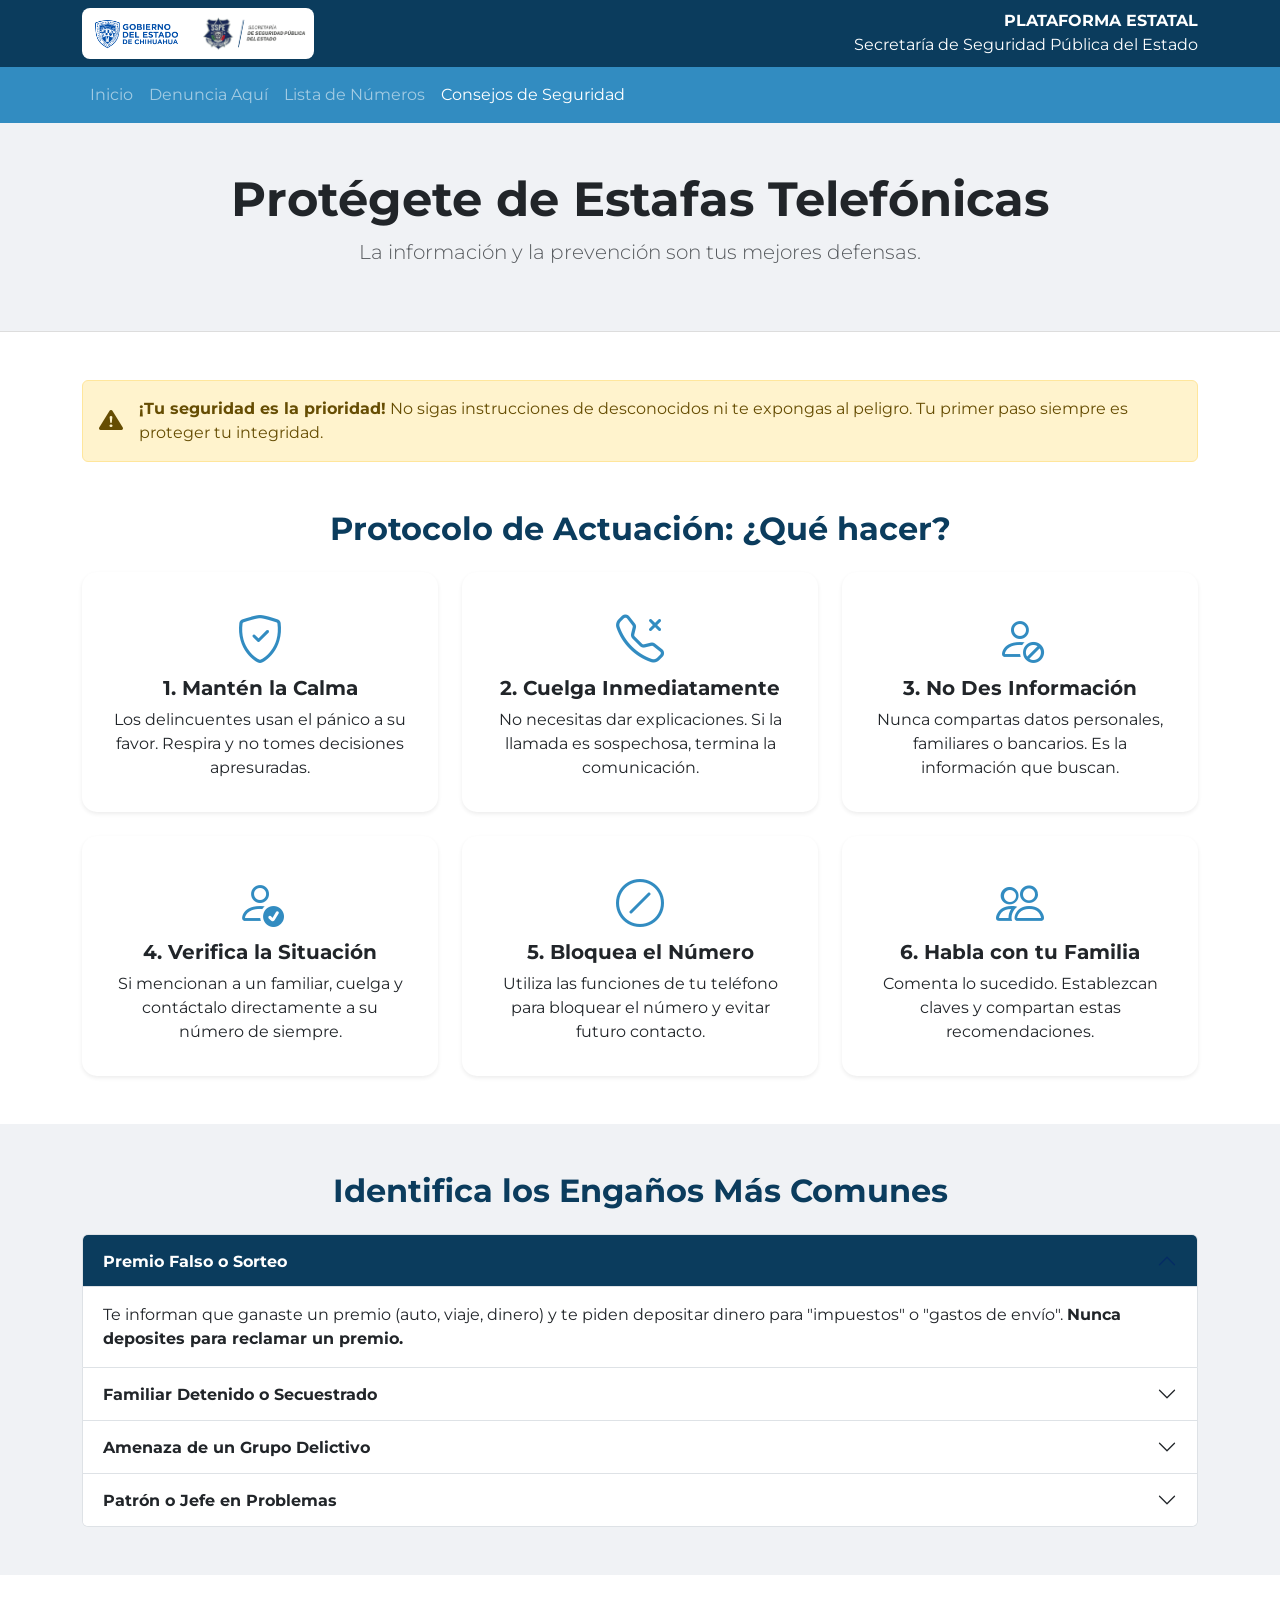
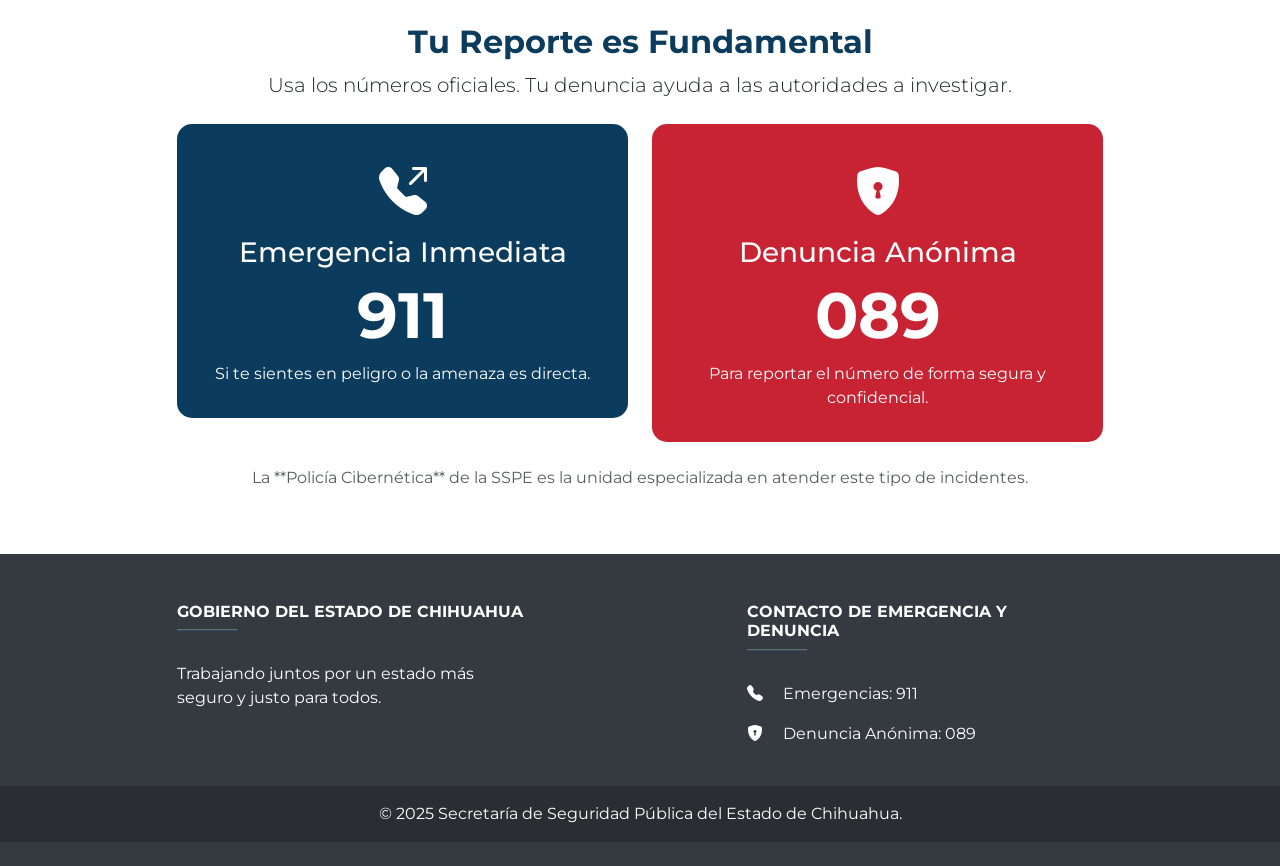
<file: front/consejos.html>
<!DOCTYPE html>
<html lang="es">
  <head>
    <meta charset="UTF-8" />
    <meta name="viewport" content="width=device-width, initial-scale=1.0" />
    <title>Consejos de Seguridad | Plataforma de Denuncia SSPE</title>

    <link href="https://cdn.jsdelivr.net/npm/bootstrap@5.3.3/dist/css/bootstrap.min.css" rel="stylesheet" />
    <link rel="stylesheet" href="https://cdn.jsdelivr.net/npm/bootstrap-icons@1.11.3/font/bootstrap-icons.css" />

    <link rel="preconnect" href="https://fonts.googleapis.com" />
    <link rel="preconnect" href="https://fonts.gstatic.com" crossorigin />
    <link href="https://fonts.googleapis.com/css2?family=Montserrat:wght@400;700&display=swap" rel="stylesheet" />

    <style>
      :root {
        --chihuahua-blue-dark: #0b3c5d;
        --chihuahua-blue-light: #328cc1;
        --chihuahua-gray: #f0f2f5;
      }

      body {
        font-family: "Montserrat", sans-serif;
        background-color: #fff;
      }

      /* --- Header y Nav --- */
      .header-main {
        background-color: var(--chihuahua-blue-dark);
      }

      .navbar-brand img {
        max-height: 45px;
      }

      .logo-container {
        background-color: white;
        padding: 0.5rem;
        border-radius: 8px;
      }

      .logo-container img {
        max-height: 35px;
      }

      /* --- Contenido --- */
      .page-header {
        background-color: var(--chihuahua-gray);
        padding: 3rem 0;
        border-bottom: 1px solid #ddd;
      }

      .card {
        border: none;
        border-radius: 15px;
        transition: transform 0.2s, box-shadow 0.2s;
      }

      .card:hover {
        transform: translateY(-5px);
        box-shadow: 0 8px 25px rgba(0, 0, 0, 0.1);
      }

      .card-icon {
        font-size: 3rem;
        color: var(--chihuahua-blue-light);
      }

      /* Acordeón */
      .accordion-button:not(.collapsed) {
        color: #fff;
        background-color: var(--chihuahua-blue-dark);
      }
      .accordion-button:focus {
        box-shadow: 0 0 0 0.25rem rgba(49, 138, 192, 0.5);
      }

      /* Sección de denuncia */
      .section-denuncia {
        background-color: var(--chihuahua-gray);
      }
      .denuncia-card {
        background-color: var(--chihuahua-blue-dark);
        color: white;
        padding: 2rem;
        border-radius: 15px;
      }
      .denuncia-card h1 {
        font-size: 4rem;
        font-weight: 700;
      }

      /* --- Footer --- */
      .footer-dark {
        background-color: #343a40;
        color: white;
      }
    </style>
  </head>
  <body>
    <header class="header-main text-white py-2">
      <div class="container d-flex justify-content-between align-items-center">
        <a class="navbar-brand" href="../index.html">
          <div class="logo-container d-flex align-items-center">
            <img src="../images/logo-chihuahua.png" alt="Logo Gobierno del Estado de Chihuahua" class="me-3" />
            <img src="../images/sspe logo.png" alt="Logo SSPE" />
          </div>
        </a>
        <div class="text-end d-none d-lg-block">
          <span class="fw-bold">PLATAFORMA ESTATAL</span><br />
          <span>Secretaría de Seguridad Pública del Estado</span>
        </div>
      </div>
    </header>

    <nav class="navbar navbar-expand-lg navbar-dark" style="background-color: var(--chihuahua-blue-light)">
      <div class="container">
        <button class="navbar-toggler" type="button" data-bs-toggle="collapse" data-bs-target="#navbarNav">
          <span class="navbar-toggler-icon"></span>
        </button>
        <div class="collapse navbar-collapse" id="navbarNav">
          <ul class="navbar-nav me-auto mb-2 mb-lg-0">
            <li class="nav-item"><a class="nav-link" href="../index.html">Inicio</a></li>
            <li class="nav-item"><a class="nav-link" href="../index.html#denuncia">Denuncia Aquí</a></li>
            <li class="nav-item"><a class="nav-link" href="../incidencias.html">Lista de Números</a></li>
            <li class="nav-item"><a class="nav-link active" href="../consejos.html">Consejos de Seguridad</a></li>
          </ul>
        </div>
      </div>
    </nav>

    <main>
      <section class="page-header text-center">
        <div class="container">
          <h1 class="display-5 fw-bold">Protégete de Estafas Telefónicas</h1>
          <p class="lead text-muted">La información y la prevención son tus mejores defensas.</p>
        </div>
      </section>

      <section class="container my-5">
        <div class="alert alert-warning d-flex align-items-center" role="alert">
          <i class="bi bi-exclamation-triangle-fill me-3 fs-4"></i>
          <div><strong>¡Tu seguridad es la prioridad!</strong> No sigas instrucciones de desconocidos ni te expongas al peligro. Tu primer paso siempre es proteger tu integridad.</div>
        </div>

        <h2 class="mt-5 mb-4 text-center fw-bold" style="color: var(--chihuahua-blue-dark)">Protocolo de Actuación: ¿Qué hacer?</h2>
        <div class="row g-4">
          <div class="col-lg-4 col-md-6">
            <div class="card h-100 shadow-sm text-center p-3">
              <div class="card-body">
                <i class="bi bi-shield-check card-icon mb-3"></i>
                <h5 class="card-title fw-bold">1. Mantén la Calma</h5>
                <p class="card-text">Los delincuentes usan el pánico a su favor. Respira y no tomes decisiones apresuradas.</p>
              </div>
            </div>
          </div>
          <div class="col-lg-4 col-md-6">
            <div class="card h-100 shadow-sm text-center p-3">
              <div class="card-body">
                <i class="bi bi-telephone-x card-icon mb-3"></i>
                <h5 class="card-title fw-bold">2. Cuelga Inmediatamente</h5>
                <p class="card-text">No necesitas dar explicaciones. Si la llamada es sospechosa, termina la comunicación.</p>
              </div>
            </div>
          </div>
          <div class="col-lg-4 col-md-6">
            <div class="card h-100 shadow-sm text-center p-3">
              <div class="card-body">
                <i class="bi bi-person-slash card-icon mb-3"></i>
                <h5 class="card-title fw-bold">3. No Des Información</h5>
                <p class="card-text">Nunca compartas datos personales, familiares o bancarios. Es la información que buscan.</p>
              </div>
            </div>
          </div>
          <div class="col-lg-4 col-md-6">
            <div class="card h-100 shadow-sm text-center p-3">
              <div class="card-body">
                <i class="bi bi-person-check card-icon mb-3"></i>
                <h5 class="card-title fw-bold">4. Verifica la Situación</h5>
                <p class="card-text">Si mencionan a un familiar, cuelga y contáctalo directamente a su número de siempre.</p>
              </div>
            </div>
          </div>
          <div class="col-lg-4 col-md-6">
            <div class="card h-100 shadow-sm text-center p-3">
              <div class="card-body">
                <i class="bi bi-slash-circle card-icon mb-3"></i>
                <h5 class="card-title fw-bold">5. Bloquea el Número</h5>
                <p class="card-text">Utiliza las funciones de tu teléfono para bloquear el número y evitar futuro contacto.</p>
              </div>
            </div>
          </div>
          <div class="col-lg-4 col-md-6">
            <div class="card h-100 shadow-sm text-center p-3">
              <div class="card-body">
                <i class="bi bi-people card-icon mb-3"></i>
                <h5 class="card-title fw-bold">6. Habla con tu Familia</h5>
                <p class="card-text">Comenta lo sucedido. Establezcan claves y compartan estas recomendaciones.</p>
              </div>
            </div>
          </div>
        </div>
      </section>

      <section class="py-5" style="background-color: var(--chihuahua-gray)">
        <div class="container">
          <h2 class="text-center fw-bold mb-4" style="color: var(--chihuahua-blue-dark)">Identifica los Engaños Más Comunes</h2>
          <div class="accordion" id="accordionFraudes">
            <div class="accordion-item">
              <h2 class="accordion-header">
                <button class="accordion-button" type="button" data-bs-toggle="collapse" data-bs-target="#collapseOne"><strong>Premio Falso o Sorteo</strong></button>
              </h2>
              <div id="collapseOne" class="accordion-collapse collapse show" data-bs-parent="#accordionFraudes">
                <div class="accordion-body">
                  Te informan que ganaste un premio (auto, viaje, dinero) y te piden depositar dinero para "impuestos" o "gastos de envío". <strong>Nunca deposites para reclamar un premio.</strong>
                </div>
              </div>
            </div>
            <div class="accordion-item">
              <h2 class="accordion-header">
                <button class="accordion-button collapsed" type="button" data-bs-toggle="collapse" data-bs-target="#collapseTwo"><strong>Familiar Detenido o Secuestrado</strong></button>
              </h2>
              <div id="collapseTwo" class="accordion-collapse collapse" data-bs-parent="#accordionFraudes">
                <div class="accordion-body">
                  Un supuesto familiar (generalmente un sobrino o primo lejano) te llama angustiado diciendo que está detenido en la frontera o secuestrado, pidiendo dinero urgente.
                  <strong>Siempre verifica contactando a tus familiares.</strong>
                </div>
              </div>
            </div>
            <div class="accordion-item">
              <h2 class="accordion-header">
                <button class="accordion-button collapsed" type="button" data-bs-toggle="collapse" data-bs-target="#collapseThree"><strong>Amenaza de un Grupo Delictivo</strong></button>
              </h2>
              <div id="collapseThree" class="accordion-collapse collapse" data-bs-parent="#accordionFraudes">
                <div class="accordion-body">
                  Te llaman diciendo que pertenecen a un cartel, que te vigilan y exigen un "pago por protección" para no hacerte daño a ti o a tu familia.
                  <strong>Es una táctica de intimidación; cuelga y reporta.</strong>
                </div>
              </div>
            </div>
            <div class="accordion-item">
              <h2 class="accordion-header">
                <button class="accordion-button collapsed" type="button" data-bs-toggle="collapse" data-bs-target="#collapseFour"><strong>Patrón o Jefe en Problemas</strong></button>
              </h2>
              <div id="collapseFour" class="accordion-collapse collapse" data-bs-parent="#accordionFraudes">
                <div class="accordion-body">
                  Se hacen pasar por tu jefe o el dueño de la empresa, diciendo que tienen una emergencia y necesitan que deposites dinero de la compañía urgentemente.
                  <strong>Verifica directamente con tu superior antes de hacer cualquier movimiento.</strong>
                </div>
              </div>
            </div>
          </div>
        </div>
      </section>

      <section class="py-5">
        <div class="container text-center">
          <h2 class="fw-bold" style="color: var(--chihuahua-blue-dark)">Tu Reporte es Fundamental</h2>
          <p class="lead mb-4">Usa los números oficiales. Tu denuncia ayuda a las autoridades a investigar.</p>
          <div class="row g-4 justify-content-center">
            <div class="col-md-5">
              <div class="denuncia-card text-center">
                <i class="bi bi-telephone-outbound-fill" style="font-size: 3rem"></i>
                <h3 class="mt-2">Emergencia Inmediata</h3>
                <h1 class="display-3">911</h1>
                <p class="mb-0">Si te sientes en peligro o la amenaza es directa.</p>
              </div>
            </div>
            <div class="col-md-5">
              <div class="denuncia-card text-center" style="background-color: #c82333">
                <i class="bi bi-shield-lock-fill" style="font-size: 3rem"></i>
                <h3 class="mt-2">Denuncia Anónima</h3>
                <h1 class="display-3">089</h1>
                <p class="mb-0">Para reportar el número de forma segura y confidencial.</p>
              </div>
            </div>
          </div>
          <p class="mt-4 text-muted">La **Policía Cibernética** de la SSPE es la unidad especializada en atender este tipo de incidentes.</p>
        </div>
      </section>
    </main>

    <footer class="footer-dark pt-5 pb-4 mt-auto">
      <div class="container text-center text-md-start">
        <div class="row">
          <div class="col-md-6 col-lg-4 mx-auto mb-4">
            <h6 class="text-uppercase fw-bold">Gobierno del Estado de Chihuahua</h6>
            <hr class="mb-4 mt-0 d-inline-block mx-auto" style="width: 60px; background-color: var(--chihuahua-blue-light); height: 2px" />
            <p>Trabajando juntos por un estado más seguro y justo para todos.</p>
          </div>
          <div class="col-md-6 col-lg-4 mx-auto mb-4">
            <h6 class="text-uppercase fw-bold">Contacto de Emergencia y Denuncia</h6>
            <hr class="mb-4 mt-0 d-inline-block mx-auto" style="width: 60px; background-color: var(--chihuahua-blue-light); height: 2px" />
            <p><i class="bi bi-telephone-fill me-3"></i> Emergencias: 911</p>
            <p><i class="bi bi-shield-lock-fill me-3"></i> Denuncia Anónima: 089</p>
          </div>
        </div>
      </div>
      <div class="text-center p-3" style="background-color: rgba(0, 0, 0, 0.2)">© 2025 Secretaría de Seguridad Pública del Estado de Chihuahua.</div>
    </footer>

    <script src="https://cdn.jsdelivr.net/npm/bootstrap@5.3.3/dist/js/bootstrap.bundle.min.js"></script>
  </body>
</html>
</file>
